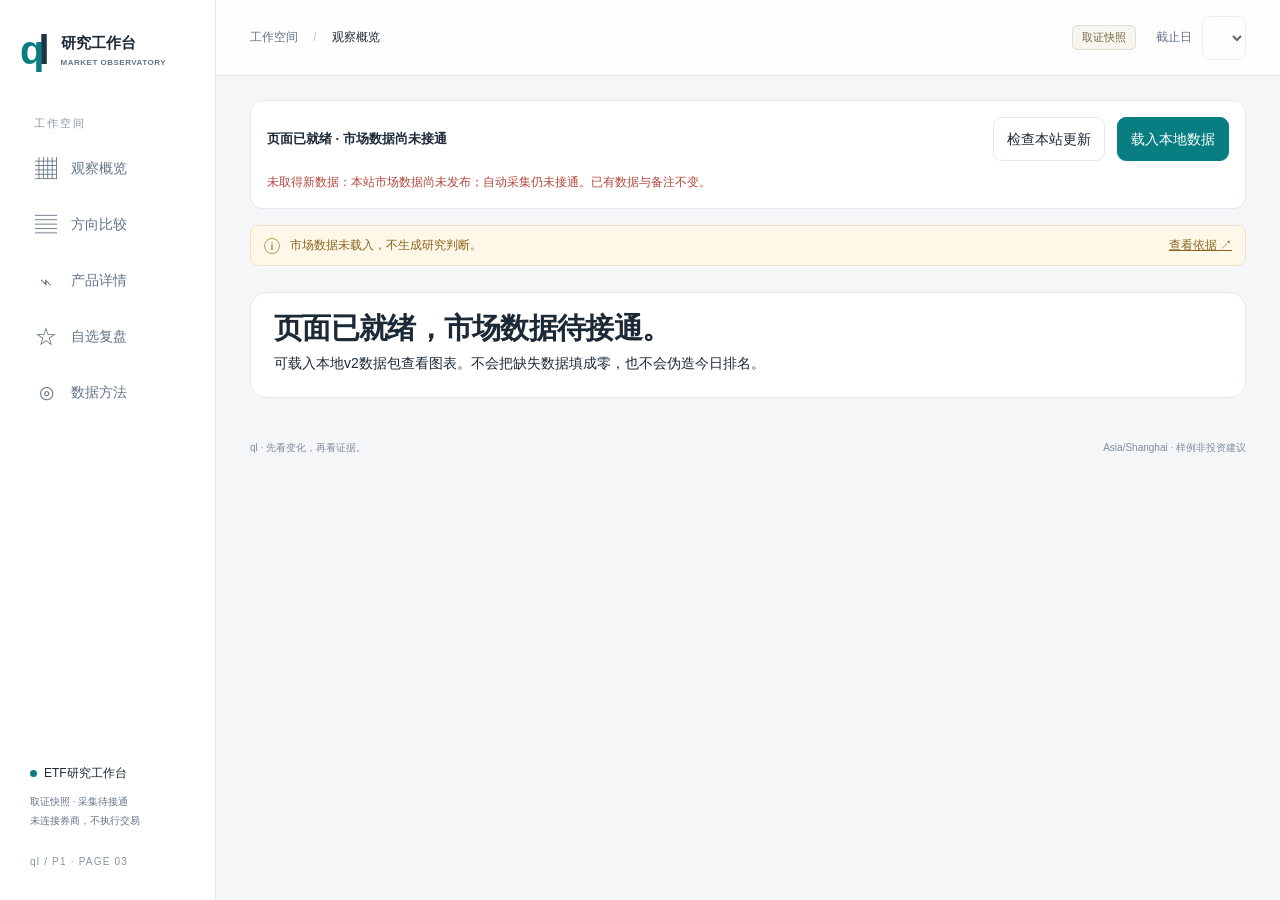
<file: index.html>
<!doctype html>
<html lang="zh-CN" data-transport="same-origin">
<head>
<meta charset="utf-8"><meta name="viewport" content="width=device-width, initial-scale=1, viewport-fit=cover">
<meta name="color-scheme" content="light"><meta name="referrer" content="no-referrer">
<meta http-equiv="Content-Security-Policy" content="default-src 'none'; script-src 'self'; style-src 'self' 'unsafe-inline'; img-src data:; font-src 'none'; connect-src 'self'; object-src 'none'; base-uri 'none'; form-action 'none'">
<title>ql · A股研究工作台</title>
<link rel="stylesheet" href="./style.eaebaaae6315a8ff.css" integrity="sha384-YPj1lTOf6NFtMInsk/N0XkRkMY2aASByBk+58XKIrY0XuL9Rp8NoToadG9dVuj7c">
</head>
<body>
<a class="skip" href="#content">跳到主要内容</a>
<aside class="sidebar">
 <a class="brand" href="#/overview" aria-label="ql 首页"><span class="brandmark">q<span>l</span></span><span>研究工作台<small>MARKET OBSERVATORY</small></span></a>
 <div class="navlabel">工作空间</div>
 <nav aria-label="主导航" id="navigation">
  <a data-route="overview" href="#/overview"><span class="navicon">▦</span><span>观察概览</span></a>
  <a data-route="compare" href="#/compare"><span class="navicon">▤</span><span>方向比较</span></a>
  <a data-route="detail" href="#/detail"><span class="navicon">⌁</span><span>产品详情</span></a>
  <a data-route="watch" href="#/watch"><span class="navicon">☆</span><span>自选复盘</span></a>
  <a data-route="methods" href="#/methods"><span class="navicon">⊙</span><span>数据方法</span></a>
 </nav>
 <div class="sidebottom"><span class="statusdot"></span>ETF研究工作台<small>取证快照 · 采集待接通<br>未连接券商，不执行交易</small><div class="version">ql / P1 · PAGE 03</div></div>
</aside>
<div class="workspace">
 <header class="topbar"><span class="breadcrumb">工作空间 <span>/</span> <strong id="crumb">观察概览</strong></span><div class="topright"><span class="chip">取证快照</span><label class="datecontrol">截止日 <select id="asof" aria-label="观察截止日"></select></label></div></header>
 <main id="content" tabindex="-1"><section class="market-bar" aria-label="数据与更新"><strong id="market-status">正在校验数据…</strong><button id="market-refresh">检查本站更新</button><button id="market-open" class="primary">载入本地数据</button><input id="market-file" type="file" accept=".json,application/json" hidden><p id="market-message" role="status" aria-live="polite"></p></section>
  <div class="notice"><span class="notice-symbol">i</span><span id="notice-text">正在校验内置样例…</span><a href="#/methods">查看依据 ↗</a></div>
  <div id="app" aria-busy="true"><div class="empty">正在加载页面数据…</div></div>
  <noscript><div class="empty">需要启用 JavaScript 才能使用图表与筛选。此页面不访问外部数据接口。</div></noscript>
 </main>
 <footer>ql · 先看变化，再看证据。<span>Asia/Shanghai · 样例非投资建议</span></footer>
</div>
<dialog id="evidence-dialog" aria-labelledby="dialog-title"><div class="dialogtop"><h2 id="dialog-title">数据依据</h2><button id="close-dialog" class="iconbutton" aria-label="关闭数据依据">×</button></div><div id="dialog-content"></div></dialog>
<dialog id="market-dialog" aria-labelledby="market-title"><div class="dialogtop"><h2 id="market-title">载入观察数据</h2></div><div class="cardbody"><p id="market-confirm"></p><div class="personaltools"><button id="market-cancel">取消</button><button id="market-accept" class="primary">确认载入</button></div></div></dialog><div id="toast" class="toast" role="status" aria-live="polite" hidden></div>
<script id="ql-data" type="application/json">null</script><script id="market-data" type="application/json">null</script>
<script defer src="./market-boot.c1ab26f219c29ce6.js" integrity="sha384-jctv673Zqo6/Wc+5bCa3lVwQD5UK5V8giXcEd0Y+JP53T4voQfJq7/6VblkMK+Cp"></script><script defer src="./market-data.82a052faef5bff63.js" integrity="sha384-fJi/fRwFqkSbVoGcO+ox4HVH4IZMVq0b6mMAlGkO57/Hlm2MDR+4HUYS7gmivwHg"></script><script defer src="./market-loader.0096f8fc8548bee1.js" integrity="sha384-15sjXvtpR8E9YXTTWOgReEfTEwfoGG2s6js3h1Bj2uDgQIgUt9FSAkTSqUFcMTUE"></script><script defer src="./market-app.cfbdd951bef12bc1.js" integrity="sha384-VURsctMpoV55K/E+SjH/dE9TiN9AvjSFG9zgJ/AXiWTdOj9cZ4kYf1e0KgGxP6pZ"></script>
</body></html>
</file>
<file: style.eaebaaae6315a8ff.css>
:root{--bg:#f5f6f8;--paper:#fff;--ink:#1c2936;--muted:#637386;--line:#e3e8ed;--teal:#087e83;--tealbg:#e9f5f3;--up:#b4473c;--down:#23796e;--warn:#8a631d;--warnbg:#fff8e9;--radius:16px}*{box-sizing:border-box}body{margin:0;background:var(--bg);color:var(--ink);font-family:-apple-system,BlinkMacSystemFont,"Segoe UI","Microsoft YaHei","PingFang SC",sans-serif;font-size:14px;line-height:1.6;font-variant-numeric:tabular-nums}a{color:var(--teal);text-decoration:none}a:hover{text-decoration:underline}button,input,select,textarea{font:inherit}button,select{cursor:pointer}button{min-height:44px;border:1px solid var(--line);background:#fff;color:var(--ink);border-radius:9px;padding:8px 13px;font-weight:500}button:hover{background:#f1f6f7}button:disabled{opacity:.48;cursor:not-allowed}button:focus-visible,a:focus-visible,input:focus-visible,select:focus-visible,textarea:focus-visible{outline:3px solid #32a5b4;outline-offset:3px}button.active,button[aria-pressed=true]{color:var(--teal);background:var(--tealbg);border-color:#add7d0}h1,h2,h3,p{margin:0}h1{font-size:29px;letter-spacing:-.7px;font-weight:650}h2{font-size:17px;font-weight:650}h3{font-size:14px;font-weight:650}.sub{color:var(--muted);font-size:13px;margin-top:5px}.mono{font-family:ui-monospace,SFMono-Regular,Consolas,monospace;font-size:12px;color:var(--muted)}.skip{position:fixed;top:-100px;z-index:100;background:#fff;padding:12px}.skip:focus{top:8px}.sidebar{position:fixed;width:216px;top:0;bottom:0;background:#fff;border-right:1px solid var(--line);display:flex;flex-direction:column;padding:30px 20px;z-index:30}.brand{display:flex;align-items:center;gap:12px;color:var(--ink);font-size:15px;font-weight:650;white-space:nowrap}.brand:hover{text-decoration:none}.brandmark{font-size:40px;font-weight:700;line-height:1;letter-spacing:-6px;color:var(--teal);padding-right:5px}.brandmark span{color:#1b3544}.brand small{display:block;letter-spacing:.5px;font-size:8px;color:var(--muted);font-weight:600;margin-top:2px}.navlabel{margin:45px 14px 12px;color:#8a97a3;font-size:11px;letter-spacing:2px}nav{display:flex;flex-direction:column;gap:8px}nav a{min-height:48px;display:flex;align-items:center;gap:13px;border-radius:10px;padding:11px 14px;color:var(--muted)}nav a:hover{text-decoration:none;background:#f6f8f9}nav a[aria-current=page]{background:var(--tealbg);color:var(--teal);font-weight:650}.navicon{font-size:22px;line-height:1;width:24px;text-align:center}.sidebottom{margin-top:auto;font-size:12px;padding:18px 10px 0}.sidebottom small{display:block;color:var(--muted);line-height:1.9;margin-top:9px}.statusdot{display:inline-block;width:7px;height:7px;border-radius:50%;background:var(--teal);margin-right:7px}.version{font-size:10px;letter-spacing:1.2px;margin-top:24px;color:#8493a1}.workspace{margin-left:216px;min-width:0}.topbar{height:76px;display:flex;justify-content:space-between;align-items:center;border-bottom:1px solid var(--line);padding:0 34px;gap:12px;background:rgba(255,255,255,.94)}.breadcrumb{font-size:12px;color:var(--muted)}.breadcrumb span{padding:0 12px;color:#bcc5ce}.breadcrumb strong{font-weight:500;color:var(--ink)}.topright{display:flex;align-items:center;gap:20px}.chip{border:1px solid #dfded4;background:#f6f5ee;color:#786947;font-size:11px;padding:3px 9px;border-radius:5px;white-space:nowrap}.datecontrol{display:flex;align-items:center;gap:10px;color:var(--muted);font-size:12px}select,input[type=search]{min-height:44px;border:1px solid var(--line);border-radius:8px;color:var(--ink);background:#fff;padding:7px 11px;max-width:100%}main{padding:24px 34px 30px;max-width:1600px;margin:auto;outline:none}.notice{display:flex;align-items:center;gap:10px;background:var(--warnbg);border:1px solid #eee3c8;color:var(--warn);font-size:12px;border-radius:8px;padding:10px 13px;margin-bottom:26px}.notice-symbol{border:1px solid #bd9b5b;width:16px;height:16px;line-height:15px;text-align:center;flex-shrink:0;border-radius:50%;font-size:11px}.notice a{margin-left:auto;color:var(--warn);white-space:nowrap;text-decoration:underline}.pageheading{display:flex;justify-content:space-between;align-items:flex-end;gap:15px;margin-bottom:23px}.eyebrow{font-size:10px;font-weight:650;letter-spacing:1.8px;color:var(--teal);margin-bottom:5px}.stats{display:grid;grid-template-columns:repeat(4,minmax(0,1fr));gap:16px;margin-bottom:22px}.stat{background:#fff;border:1px solid var(--line);border-radius:12px;padding:18px 20px;min-width:0}.statlabel{font-size:12px;color:var(--muted)}.statvalue{font-size:26px;letter-spacing:-.8px;font-weight:650;margin:5px 0 2px;line-height:1.4}.statvalue small{font-size:12px;letter-spacing:0;font-weight:400;color:var(--muted);margin-left:8px}.statnote{font-size:11px;color:var(--muted)}.statvalue.small{font-size:20px;line-height:1.82}.mainrow{display:grid;grid-template-columns:minmax(0,1fr) 285px;gap:20px;margin-bottom:22px}.card{border:1px solid var(--line);background:#fff;border-radius:var(--radius);min-width:0;overflow:hidden}.cardhead{padding:21px 23px 12px;display:flex;justify-content:space-between;align-items:flex-start;gap:12px;flex-wrap:wrap}.cardbody{padding:12px 23px 23px}.cardfoot{padding:12px 23px;border-top:1px solid var(--line);font-size:11px;color:var(--muted);background:#fcfdfd}.windows{display:flex;background:#f4f6f8;border-radius:8px;padding:3px;gap:2px}.windows button{min-height:34px;padding:4px 10px;font-size:11px;border:none;background:transparent;border-radius:6px;white-space:nowrap}.windows button.active{background:#fff;box-shadow:0 1px 4px #162b3a14;color:var(--teal)}.legend{display:flex;gap:6px 12px;flex-wrap:wrap;padding:0 23px 6px}.legend button{border:0;background:transparent;min-height:36px;font-size:11px;color:var(--muted);padding:3px 0;display:flex;align-items:center;gap:6px}.legend button[aria-pressed=false]{opacity:.43;text-decoration:line-through}.swatch{width:15px;height:3px;background:var(--series);display:inline-block;border-radius:3px}.plot{width:100%;height:274px;display:block;touch-action:pan-y}.plot text{font-family:inherit;font-size:11px;fill:#7b8897}.plot .grid{stroke:#edf0f4;stroke-width:1}.plot .series{fill:none;stroke:var(--series);stroke-width:2.2;stroke-linejoin:round;stroke-linecap:round;vector-effect:non-scaling-stroke}.plot .selectedline{stroke:#acb9c4;stroke-width:1;stroke-dasharray:4 4}.plot .hit{fill:transparent;cursor:pointer}.plot .hit:focus{fill:#087e8310;outline:none}.readout{padding:10px 23px;display:flex;gap:8px 16px;flex-wrap:wrap;font-size:11px;color:var(--muted);min-height:50px;border-top:1px dashed var(--line)}.readout strong{color:var(--ink);font-weight:550}.signalbox{padding:21px 22px}.signalbox .tag{margin-top:15px}.signalbox h3{font-size:17px;margin:10px 0}.signalbox p{font-size:12px;color:var(--muted);line-height:1.9}.evidencerow{display:flex;justify-content:space-between;gap:10px;padding:12px 0;border-bottom:1px solid var(--line);font-size:12px}.evidencerow:last-of-type{border:0}.tag{display:inline-block;font-size:10px;padding:3px 8px;border-radius:5px;color:var(--teal);background:var(--tealbg);white-space:nowrap}.tag.warn{color:var(--warn);background:var(--warnbg)}.tag.neutral{color:var(--muted);background:#f1f3f6}.linkbutton{border:0;background:transparent;color:var(--teal);font-size:12px;padding-left:0}.up{color:var(--up)}.down{color:var(--down)}.toolbar{display:flex;justify-content:space-between;gap:12px;align-items:center;flex-wrap:wrap;padding:0 23px 16px}.filters{display:flex;gap:5px;flex-wrap:wrap}.filters button{min-height:36px;font-size:12px;padding:5px 11px;border-color:transparent}.searchbox{max-width:230px;min-width:150px}.scrolltable{overflow-x:auto;overscroll-behavior-x:contain}table{border-collapse:collapse;width:100%;font-size:12px;white-space:nowrap}th{color:var(--muted);font-weight:500;background:#fafbfc;font-size:11px}td,th{padding:13px 20px;border-top:1px solid var(--line);text-align:right}td:first-child,th:first-child{text-align:left}tbody tr:hover{background:#fafdfd}td .rowname{font-size:13px;font-weight:550;background:none;border:0;text-align:left;padding:0;display:block;min-height:25px;color:var(--ink)}td .rowname:hover{color:var(--teal)}td .mono{font-size:10px;margin-right:8px}.star{border:none;background:transparent;font-size:21px;padding:2px 8px;min-width:44px}.star[aria-pressed=true]{background:none;color:#a47516}.tablecaption{padding:13px 23px;font-size:11px;color:var(--muted);border-top:1px solid var(--line)}.empty{padding:48px 24px;text-align:center;background:repeating-linear-gradient(135deg,#fafcfd,#fafcfd 10px,#fff 10px,#fff 20px);border-radius:12px;color:var(--muted);min-height:180px;display:flex;flex-direction:column;justify-content:center;align-items:center;gap:8px}.empty h3{color:var(--ink);font-size:16px}.empty p{font-size:12px;max-width:440px}.empty .emptyicon{font-size:27px;color:#99aeb6}.two{display:grid;grid-template-columns:repeat(2,minmax(0,1fr));gap:20px}.stack{display:grid;gap:20px}.gap{margin-top:22px}.detailcontrols{display:flex;gap:12px;align-items:center;flex-wrap:wrap}.detailcontrols select{min-width:210px}.metricrow{display:flex;gap:30px;padding:3px 23px 14px;flex-wrap:wrap}.metricrow strong{display:block;font-size:25px;line-height:1.6;font-weight:550}.metricrow span{font-size:11px;color:var(--muted)}.methodrow{padding:15px 0;border-bottom:1px solid var(--line)}.methodrow:last-child{border:0}.methodrow p{color:var(--muted);font-size:12px;margin-top:5px}.formula{display:block;font-family:ui-monospace,Consolas,monospace;font-size:12px;background:#f4f7f8;padding:12px;border-radius:6px;white-space:normal;overflow-wrap:anywhere;margin:10px 0}.heat th,.heat td{padding:11px 12px}.heat td:first-child{min-width:165px;padding-left:23px}.heatcell{border:0;min-height:41px;min-width:80px;padding:7px 9px;font-size:12px;color:var(--ink);background:var(--cell);border-radius:5px}.heatcell:hover{outline:2px solid var(--teal)}.sourceitem{display:flex;justify-content:space-between;gap:15px;padding:14px 0;border-bottom:1px solid var(--line);align-items:center}.sourceitem p{font-size:11px;color:var(--muted);margin-top:4px}.sourceitem a{font-size:12px;white-space:nowrap}.notes{width:100%;min-height:108px;resize:vertical;padding:12px;border:1px solid var(--line);border-radius:8px;margin:13px 0;color:var(--ink);background:#fcfdfd}.notebar{display:flex;justify-content:space-between;align-items:center;gap:10px;font-size:11px;color:var(--muted)}.primary{background:var(--teal);color:#fff;border-color:var(--teal)}.primary:hover{background:#066c70}.primary:disabled{background:#aab9be}.watchrow{border-top:1px solid var(--line);padding:20px 23px}.watchrow:first-child{border:0}.watchheading{display:flex;justify-content:space-between;align-items:center}.watchheading button:first-child{text-align:left}.personaltools{display:flex;gap:8px;flex-wrap:wrap}.personalhint{background:#edf4f5;border-radius:9px;padding:12px 15px;font-size:12px;color:#43636a;margin:15px 0}footer{max-width:1600px;margin:auto;padding:12px 34px 25px;color:#7f8d9a;font-size:10px;display:flex;justify-content:space-between;gap:10px}dialog{max-width:650px;width:calc(100% - 32px);padding:23px;border:1px solid var(--line);border-radius:18px;color:var(--ink);box-shadow:0 24px 80px #17293625;max-height:85dvh;overflow-y:auto}dialog::backdrop{background:#17293666;backdrop-filter:blur(2px)}.dialogtop{display:flex;justify-content:space-between;align-items:center;border-bottom:1px solid var(--line);padding-bottom:13px;margin-bottom:15px}.iconbutton{font-size:24px;line-height:1;padding:4px;min-width:44px}dialog .sub{margin:9px 0}.toast{position:fixed;bottom:30px;left:50%;transform:translateX(-50%);background:#213743;color:#fff;padding:11px 20px;border-radius:10px;font-size:13px;z-index:100;max-width:90vw;box-shadow:0 8px 30px #15293622}.minor{font-size:11px;color:var(--muted)}.healthgrid{display:grid;grid-template-columns:repeat(3,minmax(0,1fr));gap:15px}.healthitem{border:1px solid var(--line);padding:18px;border-radius:10px}.healthitem p{font-size:12px;color:var(--muted);margin-top:8px}.healthitem h3{margin-bottom:10px}.datawarning{padding:12px 15px;margin:8px 23px 15px;border-left:3px solid #b48b35;background:var(--warnbg);font-size:12px;color:var(--warn)}[hidden]{display:none!important}
@media(min-width:1700px){main{padding-top:32px}.plot{height:310px}}
@media(max-width:1200px){.sidebar{width:180px;padding:26px 14px}.brand{gap:9px;font-size:13px}.brand small{font-size:7px}.workspace{margin-left:180px}main{padding:20px 24px}.topbar{padding:0 24px}.mainrow{grid-template-columns:minmax(0,1fr) 250px;gap:16px}.stat{padding:16px}.stats{gap:12px}.cardhead{padding:19px 18px 12px}.legend{padding:0 18px 6px}.readout{padding:10px 18px}td,th{padding:12px 14px}}
@media(max-width:1020px){.mainrow{grid-template-columns:1fr}.signalbox{display:grid;grid-template-columns:1.15fr 1fr;gap:0 25px}.signalbox .signalintro{grid-row:span 4}.signalbox .tag{margin-top:9px}.two{grid-template-columns:1fr}.healthgrid{grid-template-columns:1fr 1fr}.statvalue{font-size:24px}.cardhead .windows{margin-left:auto}.plot{height:280px}}
@media(max-width:760px){.sidebar{width:100%;height:68px;top:auto;bottom:0;flex-direction:row;padding:4px 10px calc(4px + env(safe-area-inset-bottom));border-right:0;border-top:1px solid var(--line);height:calc(68px + env(safe-area-inset-bottom));background:#fff}.brand,.navlabel,.sidebottom{display:none}nav{flex-direction:row;justify-content:space-between;gap:3px;width:100%}nav a{flex:1;min-width:0;flex-direction:column;gap:3px;font-size:10px;padding:7px 0;border-radius:8px;min-height:54px}.navicon{font-size:23px}nav a[aria-current=page]{background:#edf6f4}.workspace{margin:0}.topbar{height:66px;padding:0 18px;gap:8px}.breadcrumb{font-size:11px}.breadcrumb span{padding:0 5px}.topright{gap:8px}.datecontrol{font-size:0;gap:0}.datecontrol select{font-size:12px;padding:7px;min-height:40px}.chip{font-size:9px;padding:2px 6px}main{padding:16px 16px 25px}.notice{margin-bottom:22px;font-size:11px;gap:8px;align-items:flex-start;padding:10px}.notice a{display:none}.notice-symbol{margin-top:2px}h1{font-size:25px}.pageheading{align-items:flex-start;gap:10px;margin-bottom:18px}.pageheading>.minor{display:none}.sub{font-size:12px}.stats{grid-template-columns:1fr 1fr;gap:10px;margin-bottom:16px}.stat{padding:14px 16px}.statvalue{font-size:25px}.statvalue.small{font-size:19px}.statnote{font-size:10px}.mainrow{gap:16px;margin-bottom:16px}.card{border-radius:12px}.cardhead{padding:17px 16px 10px;gap:10px}.cardhead h2{font-size:16px}.cardhead .windows{margin-left:0}.cardbody{padding:10px 16px 18px}.legend{padding:0 16px 8px;gap:2px 12px}.legend button{font-size:10px;min-height:33px}.plot{height:240px}.readout{padding:10px 16px;font-size:10px;gap:7px 12px}.cardfoot{padding:11px 16px;font-size:10px}.signalbox{display:block;padding:18px}.signalbox .signalintro{margin-bottom:10px}.signalbox h3{font-size:16px}.signalbox p{font-size:12px}.evidencerow{padding:9px 0}.toolbar{padding:0 16px 13px;gap:9px}.filters{gap:1px}.filters button{font-size:11px;min-height:38px;padding:6px 9px}.searchbox{width:100%;max-width:none;min-height:40px!important}.scrolltable table{min-width:600px}td,th{padding:12px 14px}td:first-child,th:first-child{padding-left:16px}.tablecaption{padding:11px 16px;font-size:10px}.two,.healthgrid{grid-template-columns:1fr}.detailcontrols{width:100%}.detailcontrols select{width:100%;min-width:0}.detailheading{flex-direction:column}.detailheading .primary{width:100%}.metricrow{padding:5px 16px 12px;gap:22px}.metricrow strong{font-size:23px}.healthitem{padding:16px}.personaltools button{font-size:12px}.watchrow{padding:17px 16px}.personalhint{font-size:11px}.sourceitem{align-items:flex-start}.sourceitem h3{font-size:12px}.sourceitem a{font-size:11px}.sourceitem p{font-size:10px;overflow-wrap:anywhere}.sourceitem div{min-width:0}.datawarning{margin:8px 16px 15px}.toast{bottom:85px}footer{padding:10px 18px calc(88px + env(safe-area-inset-bottom));flex-direction:column;gap:3px}dialog{padding:18px}dialog h2{font-size:16px}}
@media(prefers-reduced-motion:reduce){*{scroll-behavior:auto!important;transition:none!important}}

.mobileproducts{display:none}@media(max-width:760px){.desktopproducts{display:none}.mobileproducts{display:block}.mobileproduct{border-top:1px solid var(--line);padding:14px 16px}.mobileproducttop{display:flex;justify-content:space-between;align-items:center}.mobileproducttop .linkbutton{text-align:left;padding:0;min-height:42px}.mobileproducttop .mono{display:block;font-size:10px;color:var(--muted)}.mobilemetrics{display:grid;grid-template-columns:1fr 1.35fr 1fr;gap:9px;margin-top:10px}.mobilemetrics small{font-size:9px;color:var(--muted);display:block}.mobilemetrics strong{font-size:14px;font-weight:550;display:block;margin-top:3px}.stats .statnote{line-height:1.6}}

.market-bar{display:flex;gap:12px;align-items:center;flex-wrap:wrap;padding:16px;border:1px solid var(--line);border-radius:12px;margin-bottom:16px;background:var(--paper)}
.market-bar strong{flex:1;min-width:200px;font-size:13px;overflow-wrap:anywhere}.market-bar p{flex-basis:100%;margin:0;font-size:12px;color:var(--muted);overflow-wrap:anywhere}.market-bar p:empty{display:none}.market-bar p[data-error=true]{color:var(--up)}
@media(max-width:760px){.market-bar{padding:12px;gap:8px}.market-bar strong{flex-basis:100%}.market-bar button{flex:1}}
</file>
